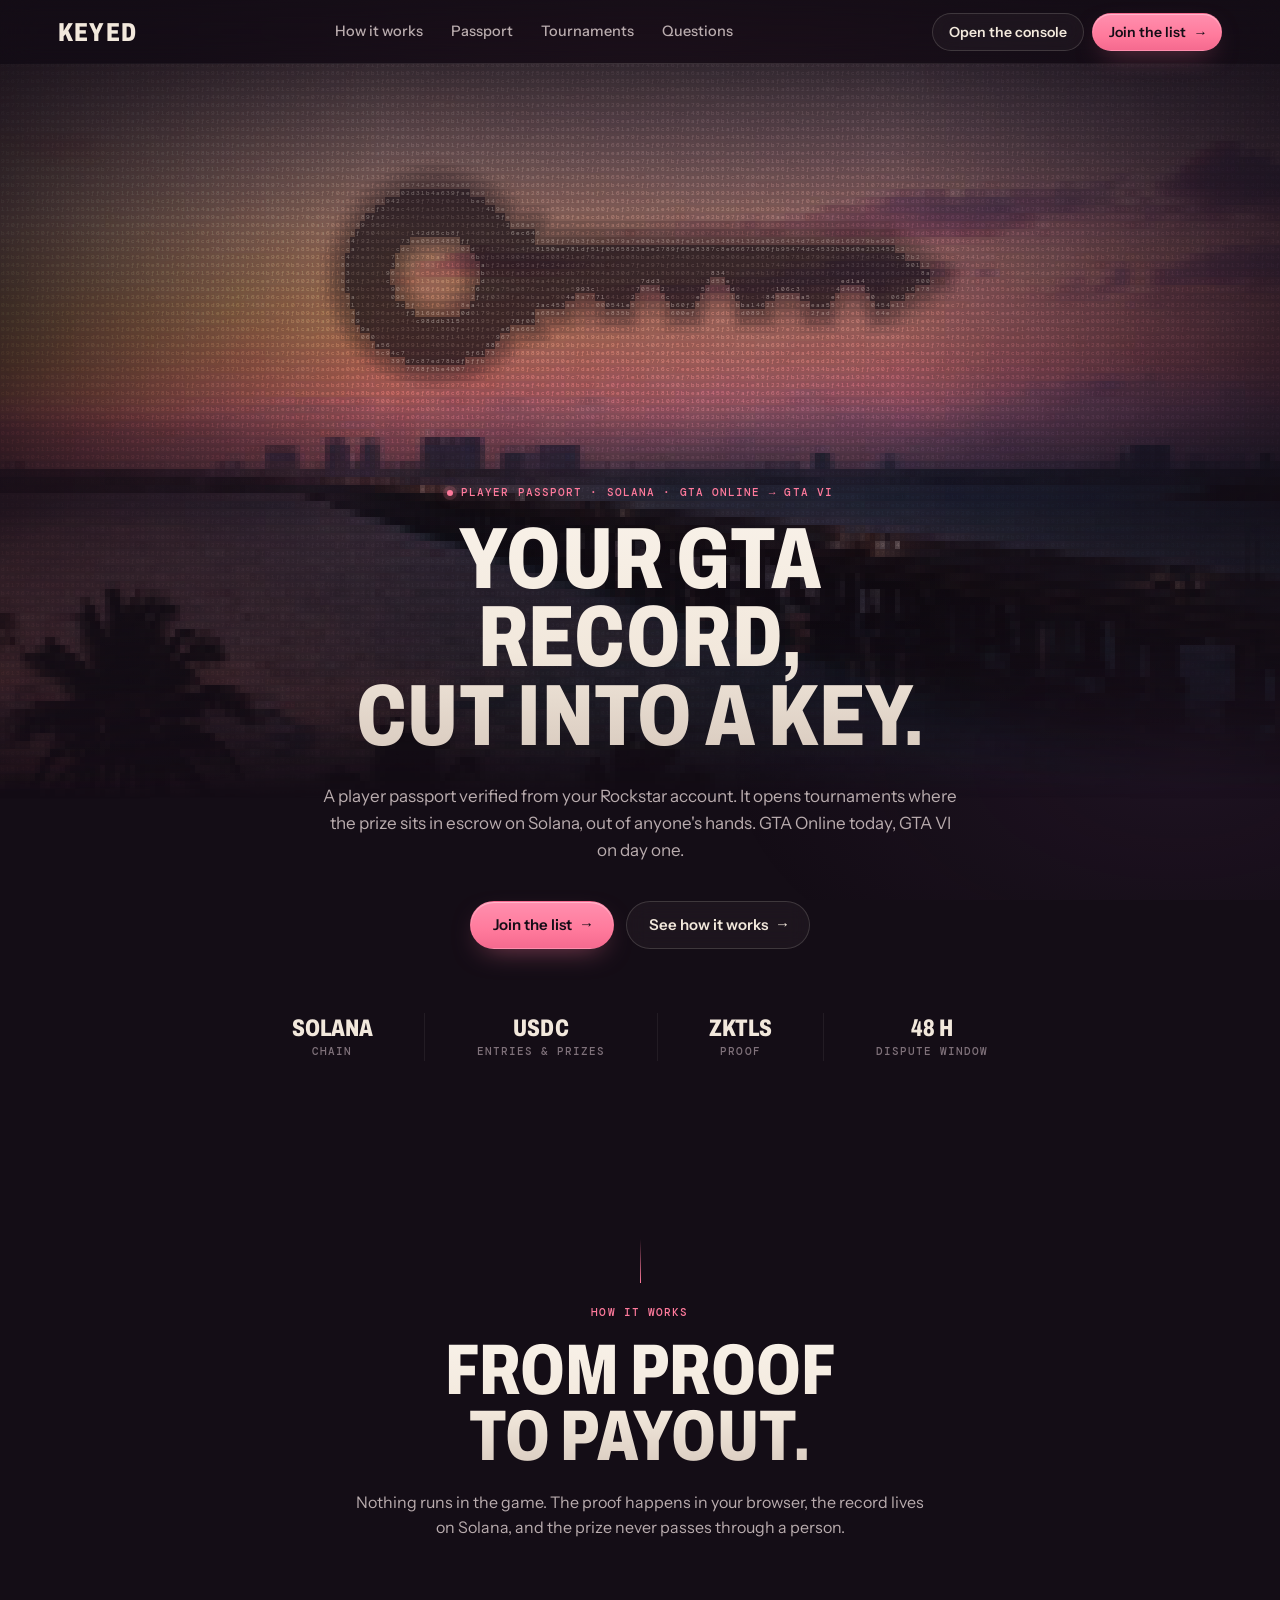
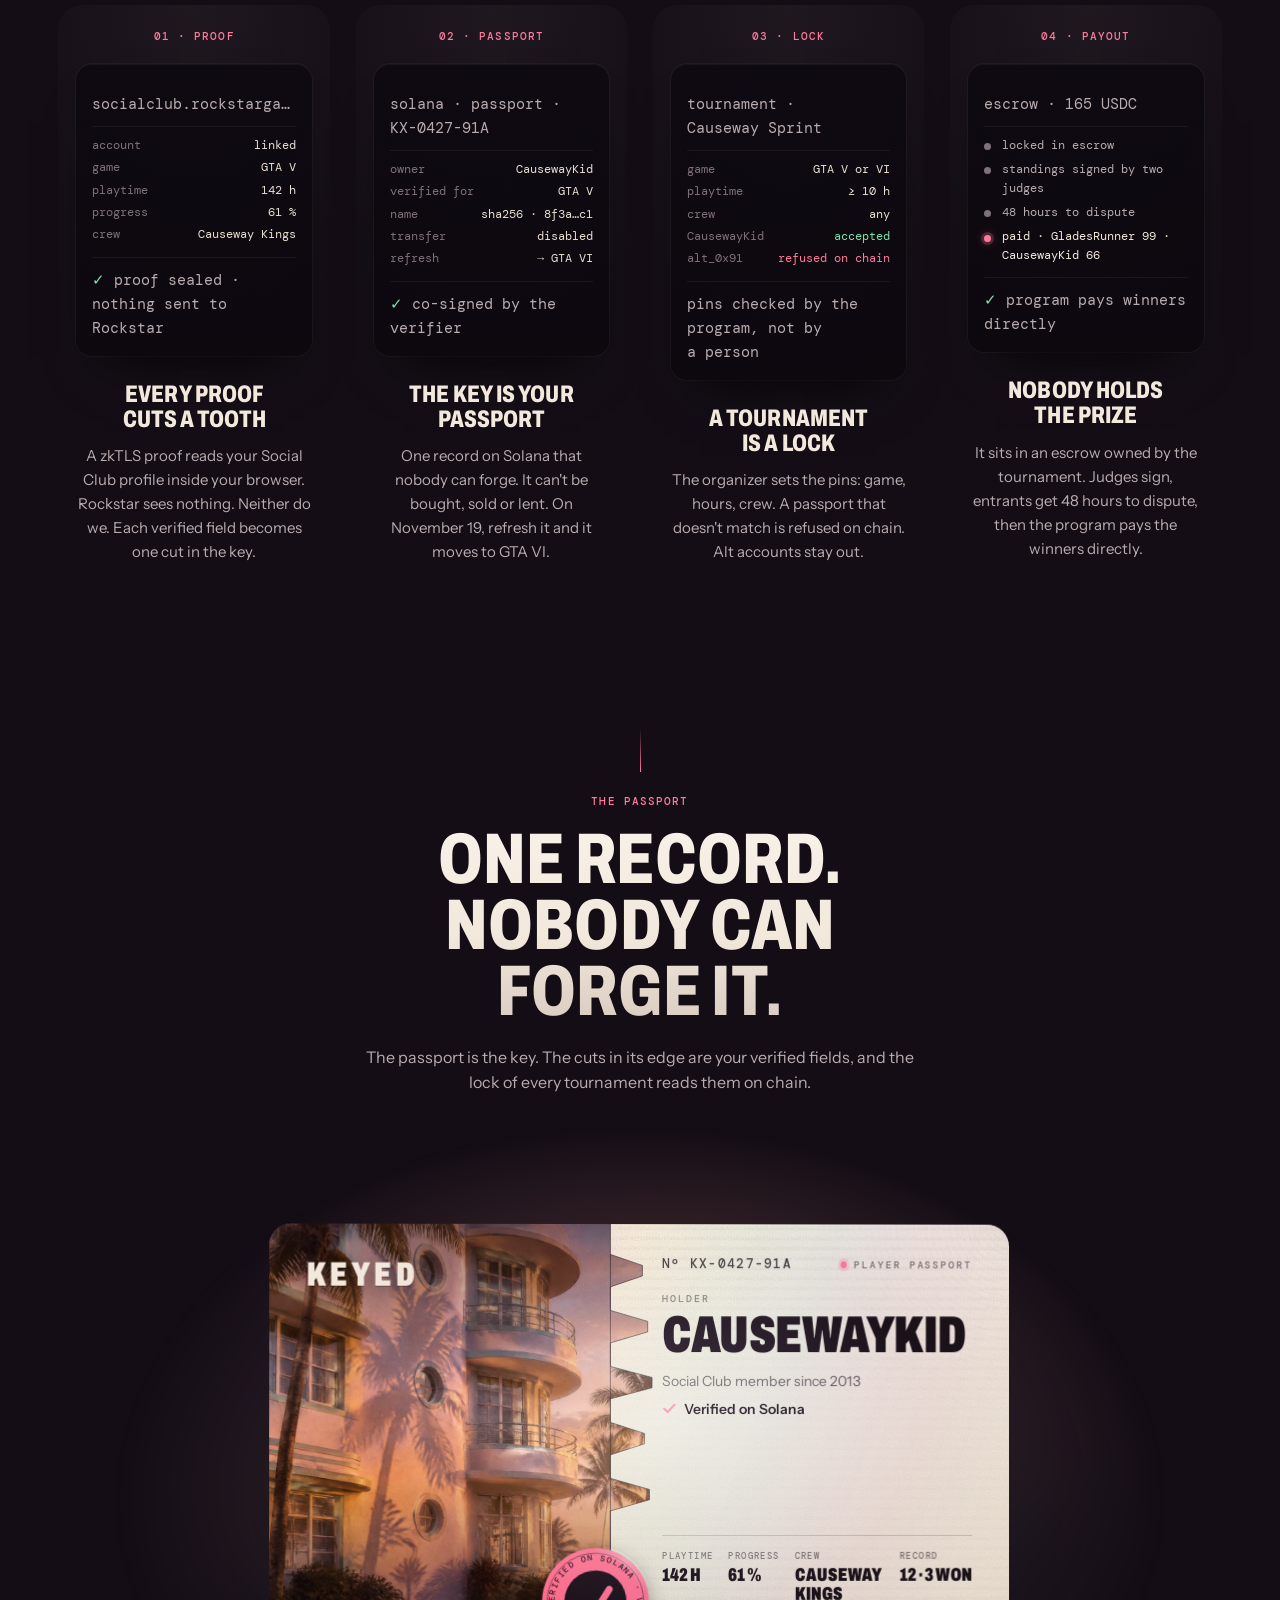
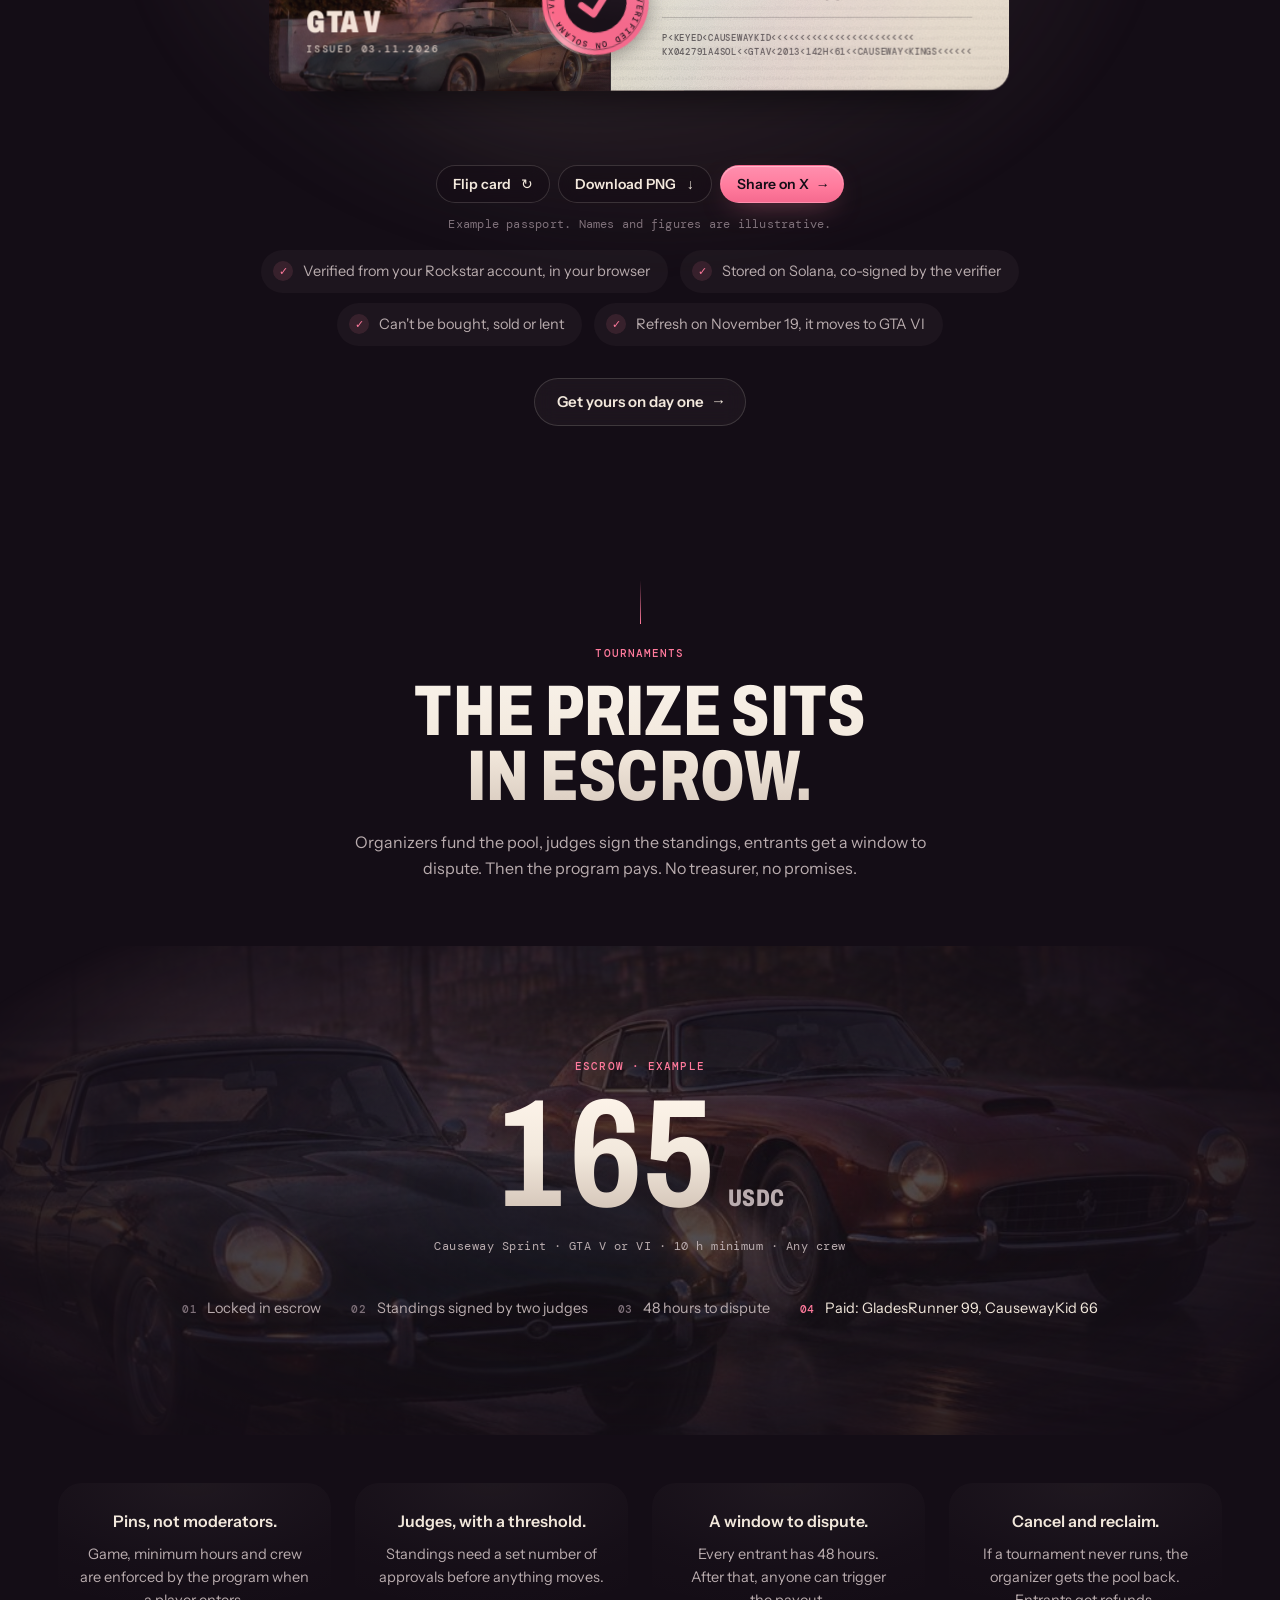
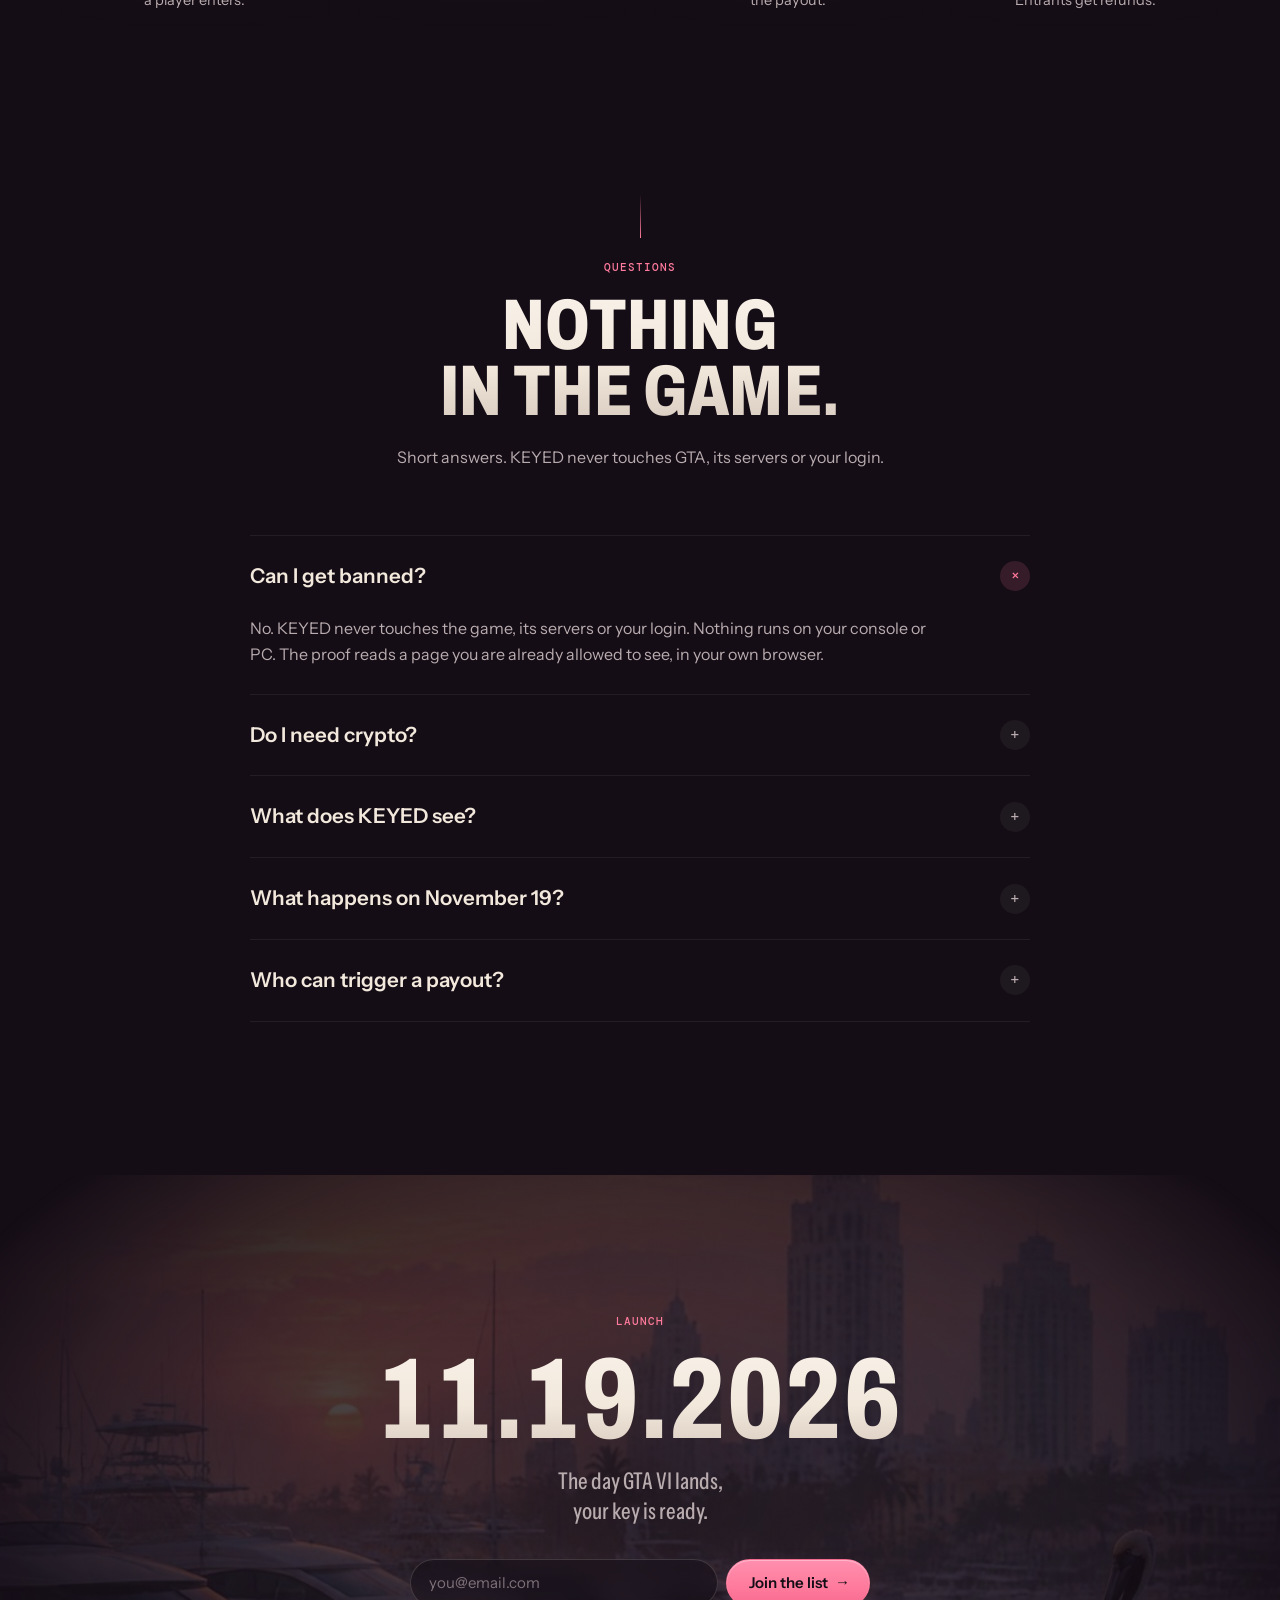
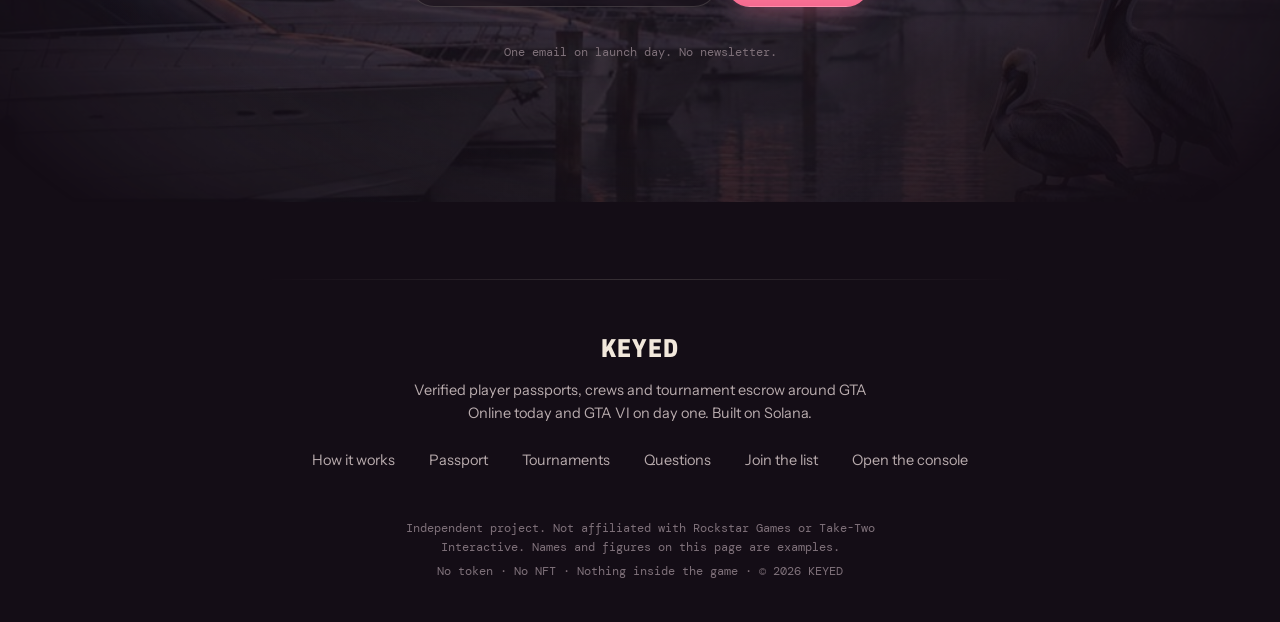
<file: index.html>
<!doctype html>
<html lang="en">
<head>
<meta charset="utf-8">
<meta name="viewport" content="width=device-width, initial-scale=1">
<title>KEYED — Verified player passports and escrowed tournaments for GTA</title>
<meta name="description" content="A player passport verified from your Rockstar account, and tournaments where the prize sits in escrow on Solana. GTA Online today, GTA VI on day one. No token, no NFT.">
<meta name="theme-color" content="#140d16">
<meta property="og:type" content="website">
<meta property="og:url" content="https://dwisok.github.io/keyed-web/">
<meta property="og:title" content="KEYED — Your GTA record, cut into a key">
<meta property="og:description" content="A player passport verified from your Rockstar account. Tournaments with the prize in escrow on Solana. GTA VI, day one. No token, no NFT.">
<meta property="og:image" content="https://dwisok.github.io/keyed-web/assets/passport-share.png">
<meta name="twitter:card" content="summary_large_image">
<meta name="twitter:image" content="https://dwisok.github.io/keyed-web/assets/passport-share.png">
<link rel="preconnect" href="https://fonts.googleapis.com">
<link rel="preconnect" href="https://fonts.gstatic.com" crossorigin>
<link href="https://fonts.googleapis.com/css2?family=Archivo:wdth,wght@62..100,400..900&family=Instrument+Sans:wght@400;500;600&family=DM+Mono:wght@400;500&display=swap" rel="stylesheet">
<link rel="stylesheet" href="styles.css">
</head>
<body>

<header class="top" id="top">
  <div class="wrap top__in">
    <a class="top__mark" href="#hero">KEYED</a>
    <nav class="top__nav" aria-label="Sections">
      <a href="#how">How it works</a>
      <a href="#passport">Passport</a>
      <a href="#tournaments">Tournaments</a>
      <a href="#questions">Questions</a>
    </nav>
    <div class="top__cta">
      <a class="btn btn--ghost btn--sm" id="appLink" href="http://localhost:5173/" rel="noopener">Open the console</a>
      <a class="btn btn--primary btn--sm top__join" href="#join">Join the list <span class="btn__arrow" aria-hidden="true">→</span></a>
    </div>
  </div>
</header>

<main>

  <!-- ====================== HERO: the key hangs above, the words sit below ====================== -->
  <section class="hero" id="hero">
    <canvas id="key" class="hero__key" aria-hidden="true"></canvas>
    <div class="hero__veil" aria-hidden="true"></div>

    <div class="wrap hero__in">
      <p class="eyebrow"><span class="dot" aria-hidden="true"></span>Player passport · Solana · GTA Online → GTA VI</p>
      <h1>Your GTA record,<br>cut into a key.</h1>
      <p class="lead">A player passport verified from your Rockstar account. It opens tournaments where the prize sits in escrow on Solana, out of anyone's hands. GTA Online today, GTA VI on day one.</p>
      <div class="hero__cta">
        <a class="btn btn--primary" href="#join">Join the list <span class="btn__arrow" aria-hidden="true">→</span></a>
        <a class="btn btn--ghost" href="#how">See how it works <span class="btn__arrow" aria-hidden="true">→</span></a>
      </div>
    </div>

    <ul class="wrap ticks" aria-label="Key facts">
      <li><b>Solana</b><span>chain</span></li>
      <li><b>USDC</b><span>entries &amp; prizes</span></li>
      <li><b>zkTLS</b><span>proof</span></li>
      <li><b>48 h</b><span>dispute window</span></li>
    </ul>
  </section>

  <!-- ====================== HOW IT WORKS ====================== -->
  <section class="wrap section" id="how">
    <header class="section__head">
      <p class="eyebrow">How it works</p>
      <h2>From proof<br>to payout.</h2>
      <p class="section__sub">Nothing runs in the game. The proof happens in your browser, the record lives on Solana, and the prize never passes through a person.</p>
    </header>

    <ol class="steps">
      <li class="step reveal">
        <span class="step__n">01 · Proof</span>
        <div class="screen">
          <p class="screen__path">socialclub.rockstargames.com</p>
          <dl class="screen__rows">
            <div><dt>account</dt><dd>linked</dd></div>
            <div><dt>game</dt><dd>GTA V</dd></div>
            <div><dt>playtime</dt><dd>142 h</dd></div>
            <div><dt>progress</dt><dd>61 %</dd></div>
            <div><dt>crew</dt><dd>Causeway Kings</dd></div>
          </dl>
          <p class="screen__foot"><span class="ok">✓</span> proof sealed · nothing sent to Rockstar</p>
        </div>
        <h3>Every proof cuts a tooth</h3>
        <p>A zkTLS proof reads your Social Club profile inside your browser. Rockstar sees nothing. Neither do we. Each verified field becomes one cut in the key.</p>
      </li>

      <li class="step reveal">
        <span class="step__n">02 · Passport</span>
        <div class="screen">
          <p class="screen__path">solana · passport · KX-0427-91A</p>
          <dl class="screen__rows">
            <div><dt>owner</dt><dd>CausewayKid</dd></div>
            <div><dt>verified for</dt><dd>GTA V</dd></div>
            <div><dt>name</dt><dd>sha256 · 8f3a…c1</dd></div>
            <div><dt>transfer</dt><dd>disabled</dd></div>
            <div><dt>refresh</dt><dd>→ GTA VI</dd></div>
          </dl>
          <p class="screen__foot"><span class="ok">✓</span> co-signed by the verifier</p>
        </div>
        <h3>The key is your passport</h3>
        <p>One record on Solana that nobody can forge. It can't be bought, sold or lent. On November 19, refresh it and it moves to GTA VI.</p>
      </li>

      <li class="step reveal">
        <span class="step__n">03 · Lock</span>
        <div class="screen">
          <p class="screen__path">tournament · Causeway Sprint</p>
          <dl class="screen__rows">
            <div><dt>game</dt><dd>GTA V or VI</dd></div>
            <div><dt>playtime</dt><dd>≥ 10 h</dd></div>
            <div><dt>crew</dt><dd>any</dd></div>
            <div><dt>CausewayKid</dt><dd class="ok">accepted</dd></div>
            <div><dt>alt_0x91</dt><dd class="no">refused on chain</dd></div>
          </dl>
          <p class="screen__foot">pins checked by the program, not by a person</p>
        </div>
        <h3>A tournament is a lock</h3>
        <p>The organizer sets the pins: game, hours, crew. A passport that doesn't match is refused on chain. Alt accounts stay out.</p>
      </li>

      <li class="step reveal">
        <span class="step__n">04 · Payout</span>
        <div class="screen">
          <p class="screen__path">escrow · 165 USDC</p>
          <ol class="screen__steps">
            <li class="is-done">locked in escrow</li>
            <li class="is-done">standings signed by two judges</li>
            <li class="is-done">48 hours to dispute</li>
            <li class="is-on">paid · GladesRunner 99 · CausewayKid 66</li>
          </ol>
          <p class="screen__foot"><span class="ok">✓</span> program pays winners directly</p>
        </div>
        <h3>Nobody holds the prize</h3>
        <p>It sits in an escrow owned by the tournament. Judges sign, entrants get 48 hours to dispute, then the program pays the winners directly.</p>
      </li>
    </ol>
  </section>

  <!-- ====================== PASSPORT ====================== -->
  <section class="section" id="passport">
    <header class="wrap section__head">
      <p class="eyebrow">The passport</p>
      <h2>One record.<br>Nobody can forge it.</h2>
      <p class="section__sub">The passport is the key. The cuts in its edge are your verified fields, and the lock of every tournament reads them on chain.</p>
    </header>

    <div class="plate reveal" id="plate">
      <div class="plate__glow" aria-hidden="true"></div>
      <div class="stage3d" id="stage3d">
          <div class="cardwrap" id="cardwrap">
            <span class="card__shadow" id="shadow" aria-hidden="true"></span>
            <article class="card" id="card" aria-label="Example player passport. Click to flip." tabindex="0">

              <!-- ============ FRONT ============ -->
              <div class="face face--front" id="front">
                <!-- the photograph: a Vice City print, with the key cut through it -->
                <div class="photo" aria-hidden="true">
                  <img src="assets/print/hotel.jpg" alt="" width="1045" height="1400">
                  <span class="photo__grain"></span>
                  <span class="photo__shade"></span>
                  <span class="photo__brand" data-text="KEYED">KEYED</span>
                  <span class="photo__foot"><b>GTA V</b><i>Issued 03.11.2026</i></span>
                </div>

                <!-- the paper: cut along the key's record -->
                <div class="paperwrap" aria-hidden="true"><div class="paper" id="paperFront">
                  <span class="layer layer--paper"></span>
                  <span class="layer layer--micro"></span>
                  <span class="layer layer--guilloche"></span>
                </div></div>
                <svg class="edge" id="edgeFront" aria-hidden="true" preserveAspectRatio="none"><path/></svg>

                <div class="print">
                  <header class="print__head">
                    <span class="print__no">Nº KX-0427-91A</span>
                    <span class="print__doc"><i></i>Player passport</span>
                  </header>
                  <div class="print__who">
                    <p class="print__label">Holder</p>
                    <p class="print__name">CausewayKid</p>
                    <p class="print__meta">Social Club member since 2013</p>
                    <p class="print__ok"><svg viewBox="0 0 16 16" aria-hidden="true"><path d="M2.5 8.5 6.2 12 13.5 4"/></svg>Verified on Solana</p>
                  </div>
                  <dl class="print__fields">
                    <div><dt>Playtime</dt><dd>142 h</dd></div>
                    <div><dt>Progress</dt><dd>61 %</dd></div>
                    <div><dt>Crew</dt><dd>Causeway Kings</dd></div>
                    <div><dt>Record</dt><dd>12 · 3 won</dd></div>
                  </dl>
                  <p class="print__mrz" aria-hidden="true"><span>P&lt;KEYED&lt;CAUSEWAYKID&lt;&lt;&lt;&lt;&lt;&lt;&lt;&lt;&lt;&lt;&lt;&lt;&lt;&lt;&lt;&lt;&lt;&lt;&lt;&lt;&lt;&lt;&lt;&lt;&lt;</span><span>KX042791A4SOL&lt;&lt;GTAV&lt;2013&lt;142H&lt;61&lt;&lt;CAUSEWAY&lt;KINGS&lt;&lt;&lt;&lt;&lt;&lt;&lt;8</span></p>
                </div>

                <span class="seal" aria-hidden="true">
                  <svg viewBox="0 0 100 100">
                    <defs><path id="sealring" d="M50 50 m-37 0 a37 37 0 1 1 74 0 a37 37 0 1 1 -74 0"/></defs>
                    <circle cx="50" cy="50" r="48" class="seal__disc"/>
                    <circle cx="50" cy="50" r="43.5" class="seal__ring"/>
                    <circle cx="50" cy="50" r="28" class="seal__core"/>
                    <text class="seal__text"><textPath href="#sealring" startOffset="0" textLength="232">VERIFIED ON SOLANA · VERIFIED ON SOLANA ·</textPath></text>
                    <path class="seal__check" d="M37 51.5 46.5 61 64 41"/>
                  </svg>
                </span>

                <span class="layer layer--vignette" aria-hidden="true"></span>
                <span class="layer layer--holo" aria-hidden="true"></span>
                <span class="layer layer--gloss" aria-hidden="true"></span>
                <span class="layer layer--sweep" aria-hidden="true"></span>
              </div>

              <!-- ============ BACK ============ -->
              <div class="face face--back" id="back">
                <div class="photo photo--back" aria-hidden="true">
                  <img src="assets/print/hotel.jpg" alt="" width="1045" height="1400">
                  <span class="photo__grain"></span>
                  <span class="photo__shade"></span>
                </div>
                <div class="paperwrap paperwrap--back" aria-hidden="true"><div class="paper paper--back" id="paperBack">
                  <span class="layer layer--microback"></span>
                </div></div>
                <svg class="edge edge--back" id="edgeBack" aria-hidden="true" preserveAspectRatio="none"><path/></svg>

                <div class="print print--back">
                  <header class="print__head">
                    <span class="back__brand">KEYED</span>
                    <span class="print__no">Nº KX-0427-91A</span>
                  </header>
                  <div class="back__record" aria-label="Record hash">
                    <p class="print__label">Record · sha256</p>
                    <pre class="back__hex" id="backHex"></pre>
                  </div>
                  <dl class="back__meta">
                    <div><dt>Network</dt><dd>Solana</dd></div>
                    <div><dt>Program</dt><dd>9rnK…zwTX</dd></div>
                    <div><dt>Proof</dt><dd>zkTLS · Social Club</dd></div>
                    <div><dt>Transfer</dt><dd>Disabled</dd></div>
                  </dl>
                  <p class="back__line">No token · No NFT · Nothing in the game</p>
                </div>
                <span class="layer layer--vignette" aria-hidden="true"></span>
                <span class="layer layer--holo layer--holo-back" aria-hidden="true"></span>
                <span class="layer layer--gloss" aria-hidden="true"></span>
              </div>

            </article>
          </div>
      </div>

      <div class="plate__bar">
        <div class="plate__actions">
          <button class="btn btn--ghost btn--sm" type="button" id="flipBtn">Flip card <span class="btn__arrow" aria-hidden="true">↻</span></button>
          <button class="btn btn--ghost btn--sm" type="button" id="dlBtn">Download PNG <span class="btn__arrow" aria-hidden="true">↓</span></button>
          <a class="btn btn--primary btn--sm" id="shareBtn" href="https://twitter.com/intent/tweet?text=My%20GTA%20record%2C%20cut%20into%20a%20key.%20KEYED%20player%20passport%2C%20verified%20on%20Solana.%20GTA%20VI%20day%20one.&amp;url=https%3A%2F%2Fdwisok.github.io%2Fkeyed-web%2F" target="_blank" rel="noopener">Share on X <span class="btn__arrow" aria-hidden="true">→</span></a>
        </div>
        <p class="plate__note">Example passport. Names and figures are illustrative.</p>
      </div>
    </div>

    <ul class="wrap checks reveal">
      <li>Verified from your Rockstar account, in your browser</li>
      <li>Stored on Solana, co-signed by the verifier</li>
      <li>Can't be bought, sold or lent</li>
      <li>Refresh on November 19, it moves to GTA VI</li>
    </ul>
    <p class="center reveal"><a class="btn btn--ghost" href="#join">Get yours on day one <span class="btn__arrow" aria-hidden="true">→</span></a></p>
  </section>

  <!-- ====================== TOURNAMENTS ====================== -->
  <section class="section" id="tournaments">
    <header class="wrap section__head">
      <p class="eyebrow">Tournaments</p>
      <h2>The prize sits<br>in escrow.</h2>
      <p class="section__sub">Organizers fund the pool, judges sign the standings, entrants get a window to dispute. Then the program pays. No treasurer, no promises.</p>
    </header>

    <div class="band reveal" id="vault" aria-label="Example tournament">
      <div class="band__photo" aria-hidden="true"><img src="assets/print/race.jpg" alt="" width="1045" height="1400" loading="lazy"></div>
      <div class="band__in">
        <p class="eyebrow">Escrow · example</p>
        <p class="vault__sum"><b id="sum">165</b> USDC</p>
        <p class="vault__name">Causeway Sprint · GTA V or VI · 10 h minimum · Any crew</p>
        <ol class="vault__steps">
          <li class="is-done"><span>01</span>Locked in escrow</li>
          <li class="is-done"><span>02</span>Standings signed by two judges</li>
          <li class="is-done"><span>03</span>48 hours to dispute</li>
          <li class="is-on"><span>04</span>Paid: GladesRunner 99, CausewayKid 66</li>
        </ol>
      </div>
    </div>

    <ul class="wrap points">
      <li class="reveal"><b>Pins, not moderators.</b>Game, minimum hours and crew are enforced by the program when a player enters.</li>
      <li class="reveal"><b>Judges, with a threshold.</b>Standings need a set number of approvals before anything moves.</li>
      <li class="reveal"><b>A window to dispute.</b>Every entrant has 48 hours. After that, anyone can trigger the payout.</li>
      <li class="reveal"><b>Cancel and reclaim.</b>If a tournament never runs, the organizer gets the pool back. Entrants get refunds.</li>
    </ul>
  </section>

  <!-- ====================== QUESTIONS ====================== -->
  <section class="wrap section" id="questions">
    <header class="section__head">
      <p class="eyebrow">Questions</p>
      <h2>Nothing<br>in the game.</h2>
      <p class="section__sub">Short answers. KEYED never touches GTA, its servers or your login.</p>
    </header>

    <div class="faq reveal">
      <details class="faq__item" open>
        <summary>Can I get banned?<span class="faq__plus" aria-hidden="true">+</span></summary>
        <p>No. KEYED never touches the game, its servers or your login. Nothing runs on your console or PC. The proof reads a page you are already allowed to see, in your own browser.</p>
      </details>
      <details class="faq__item">
        <summary>Do I need crypto?<span class="faq__plus" aria-hidden="true">+</span></summary>
        <p>No token, no NFT. You need a Solana wallet to sign, and USDC for entries and prizes. Phantom and Solflare both work.</p>
      </details>
      <details class="faq__item">
        <summary>What does KEYED see?<span class="faq__plus" aria-hidden="true">+</span></summary>
        <p>Only what a tournament needs: the game, your playtime, your progress and your crew. Your Social Club name is stored as a hash, never in clear.</p>
      </details>
      <details class="faq__item">
        <summary>What happens on November 19?<span class="faq__plus" aria-hidden="true">+</span></summary>
        <p>GTA VI launches. Refresh your passport and it records that its stats were verified against GTA VI. Tournaments can require either game, or both.</p>
      </details>
      <details class="faq__item">
        <summary>Who can trigger a payout?<span class="faq__plus" aria-hidden="true">+</span></summary>
        <p>Anyone, once the judges' approvals are in and the dispute window has closed. The program checks both and pays the winners directly from escrow.</p>
      </details>
    </div>
  </section>

  <!-- ====================== JOIN ====================== -->
  <section class="section join-section" id="join">
    <div class="join-box reveal">
      <div class="wrap join-box__in">
        <p class="eyebrow">Launch</p>
        <p class="date" aria-label="November 19, 2026">11.19.2026</p>
        <h2 class="join-box__title">The day GTA VI lands, <span id="days">your key</span> is ready.</h2>
        <form class="join" id="form" novalidate>
          <label for="email">Email address</label>
          <input id="email" name="email" type="email" autocomplete="email" placeholder="you@email.com" required>
          <button class="btn btn--primary" type="submit">Join the list <span class="btn__arrow" aria-hidden="true">→</span></button>
        </form>
        <p class="join__msg" id="msg" role="status"></p>
        <p class="join__hint">One email on launch day. No newsletter.</p>
      </div>
    </div>
  </section>

</main>

<footer class="foot">
  <div class="wrap foot__in">
    <span class="top__mark">KEYED</span>
    <p class="foot__tag">Verified player passports, crews and tournament escrow around GTA Online today and GTA VI on day one. Built on Solana.</p>
    <nav class="foot__nav" aria-label="Footer">
      <a href="#how">How it works</a>
      <a href="#passport">Passport</a>
      <a href="#tournaments">Tournaments</a>
      <a href="#questions">Questions</a>
      <a href="#join">Join the list</a>
      <a href="http://localhost:5173/" data-app-link rel="noopener">Open the console</a>
      <a id="xLink" href="https://x.com/" rel="noopener" target="_blank" hidden>Follow on X</a>
    </nav>
    <div class="foot__legal">
      <p class="legal">Independent project. Not affiliated with Rockstar Games or Take-Two Interactive. Names and figures on this page are examples.</p>
      <p class="legal">No token · No NFT · Nothing inside the game · © 2026 KEYED</p>
    </div>
  </div>
</footer>

<script src="config.js"></script>
<script src="key.js"></script>
<script src="card.js"></script>
<script src="main.js"></script>
</body>
</html>
</file>
<file: styles.css>
/* KEYED landing — a centred, long-scroll page. Everything sits on one axis; the blocks have no
   borders and melt into the plum. Type: Archivo (condensed, uppercase) for display,
   Instrument Sans for text, DM Mono for labels. */

:root {
  --bg: #140d16;
  --panel: #1a1119;
  --panel-2: #211724;
  --line: rgba(242, 232, 220, 0.07);
  --line-strong: rgba(242, 232, 220, 0.16);
  --ink: #f2e8dc;
  --fog: #b9acae;
  --smoke: #7f717a;
  --accent: #ff7a9c;
  --accent-ink: #140d16;
  --ok: #7fe3b0;
  --stock: #f2e8dc;
  --print: #140d16;
  --print-soft: #5d5058;

  --display: "Archivo", "Arial Narrow", "Helvetica Neue", sans-serif;
  --text: "Instrument Sans", system-ui, -apple-system, sans-serif;
  --mono: "DM Mono", ui-monospace, "SF Mono", Menlo, monospace;

  --wrap: 1240px;
  --gutter: clamp(16px, 3vw, 40px);
  --r: 10px;
  --r-lg: 16px;
  --r-xl: 24px;
  --card-w: 680px;
  --card-h: 429px;
  --card-r: 20px;
  --card-pad: 10px;
  --ease: cubic-bezier(0.2, 0.7, 0.15, 1);
  --ease-soft: cubic-bezier(0.33, 1, 0.68, 1);
  /* a block that melts into the page: a breath of light at the top, nothing at the edges */
  --melt: radial-gradient(120% 100% at 50% 0%, rgba(242, 232, 220, 0.05), rgba(242, 232, 220, 0.012) 55%, rgba(242, 232, 220, 0) 100%);
}

*, *::before, *::after { box-sizing: border-box; }
html { background: var(--bg); color: var(--ink); -webkit-text-size-adjust: 100%; scroll-behavior: smooth; scrollbar-color: var(--line-strong) var(--bg); scrollbar-width: thin; }
body { margin: 0; font: 400 16px / 1.6 var(--text); -webkit-font-smoothing: antialiased; text-rendering: optimizeLegibility; overflow-x: hidden; }
body::before {
  content: ""; position: fixed; inset: 0; z-index: -1; pointer-events: none;
  background:
    radial-gradient(60% 50% at 50% 0%, rgba(255, 122, 156, 0.07), rgba(255, 122, 156, 0) 70%),
    radial-gradient(50% 40% at 8% 60%, rgba(120, 80, 140, 0.12), rgba(120, 80, 140, 0) 70%),
    radial-gradient(50% 40% at 92% 85%, rgba(90, 50, 100, 0.14), rgba(90, 50, 100, 0) 70%);
}
h1, h2, h3, p, ul, ol, dl, dd, figure { margin: 0; padding: 0; }
ul, ol { list-style: none; }
img, svg, canvas { display: block; }
a { color: inherit; text-decoration: none; }
::selection { background: var(--accent); color: var(--accent-ink); }
input { caret-color: var(--accent); }
:focus-visible { outline: 2px solid var(--accent); outline-offset: 3px; border-radius: 6px; }
[id] { scroll-margin-top: 84px; }

.wrap { width: 100%; max-width: var(--wrap); margin: 0 auto; padding-left: var(--gutter); padding-right: var(--gutter); }
.center { text-align: center; }

/* ---------- type ---------- */
h1, h2, h3, .top__mark, .date, .ticks b, .vault__sum {
  font-family: var(--display);
  font-stretch: 74%;
  font-weight: 800;
  text-transform: uppercase;
  line-height: 0.92;
  letter-spacing: 0.004em;
}
h1 { font-size: clamp(52px, 6.8vw, 98px); line-height: 0.9; text-wrap: balance; }
h2 { font-size: clamp(40px, 5.6vw, 78px); line-height: 0.92; text-wrap: balance; }
h3 { font-size: 24px; line-height: 1.05; }
h1, h2, .date { color: transparent; background: linear-gradient(180deg, #f8f1e8 0%, var(--ink) 55%, #d9cbbf 100%); -webkit-background-clip: text; background-clip: text; }
.lead { font-size: clamp(17px, 1.3vw, 20px); color: var(--fog); max-width: 58ch; text-wrap: pretty; }
.section__sub { font-size: clamp(16px, 1.15vw, 18px); color: var(--fog); max-width: 52ch; text-wrap: pretty; }

.eyebrow {
  font: 500 11px / 1 var(--mono);
  text-transform: uppercase;
  letter-spacing: 0.1em;
  color: var(--accent);
  display: inline-flex; align-items: center; gap: 8px;
}
.eyebrow .dot { width: 6px; height: 6px; border-radius: 50%; background: var(--accent); box-shadow: 0 0 0 4px rgba(255, 122, 156, 0.16), 0 0 14px rgba(255, 122, 156, 0.45); }

/* ---------- buttons ---------- */
.btn {
  display: inline-flex; align-items: center; gap: 10px; height: 48px; padding: 0 22px;
  border-radius: 999px; border: 1px solid transparent;
  font: 600 15px / 1 var(--text); white-space: nowrap; cursor: pointer;
  transition: background-color 0.35s var(--ease-soft), border-color 0.35s var(--ease-soft), color 0.35s var(--ease-soft), transform 0.45s var(--ease), box-shadow 0.45s var(--ease);
}
.btn:hover { transform: translateY(-1px); }
.btn__arrow { font-family: var(--mono); font-weight: 400; transition: transform 0.45s var(--ease); }
.btn:hover .btn__arrow { transform: translateX(3px); }
.btn--primary { background: linear-gradient(180deg, #ff8fae, var(--accent) 60%, #f56a8f); color: var(--accent-ink); border-color: transparent; box-shadow: 0 10px 28px -12px rgba(255, 122, 156, 0.55), inset 0 1px 0 rgba(255, 255, 255, 0.35); }
.btn--primary:hover { box-shadow: 0 14px 34px -12px rgba(255, 122, 156, 0.7), inset 0 1px 0 rgba(255, 255, 255, 0.45); }
.btn--ghost { background: rgba(242, 232, 220, 0.04); color: var(--ink); border-color: var(--line-strong); -webkit-backdrop-filter: blur(10px); backdrop-filter: blur(10px); }
.btn--ghost:hover { border-color: rgba(242, 232, 220, 0.32); background: rgba(242, 232, 220, 0.08); }
.btn--sm { height: 38px; padding: 0 16px; font-size: 14px; }
.btn:disabled { opacity: 0.6; cursor: progress; }

/* ---------- header ---------- */
.top {
  position: sticky; top: 0; z-index: 50;
  background: linear-gradient(180deg, rgba(20, 13, 22, 0.8), rgba(20, 13, 22, 0.55));
  -webkit-backdrop-filter: blur(18px) saturate(1.2); backdrop-filter: blur(18px) saturate(1.2);
}
.top::after { content: ""; position: absolute; left: 0; right: 0; bottom: 0; height: 1px; background: linear-gradient(90deg, transparent, var(--line-strong), transparent); }
.top__in { display: flex; align-items: center; justify-content: space-between; gap: 24px; height: 64px; }
.top__mark { font-size: 26px; letter-spacing: 0.04em; line-height: 1; }
.top__nav { display: flex; align-items: center; gap: 4px; }
.top__nav a { padding: 8px 12px; border-radius: 999px; font-size: 14.5px; font-weight: 500; color: var(--fog); transition: color 0.35s var(--ease-soft), background-color 0.35s var(--ease-soft); }
.top__nav a:hover { color: var(--ink); background: rgba(242, 232, 220, 0.05); }
.top__cta { display: flex; gap: 8px; align-items: center; }

/* ---------- hero: the key hangs above, the words sit below, all on the centre line ---------- */
.hero { position: relative; overflow: hidden; min-height: calc(100svh - 64px); display: flex; flex-direction: column; justify-content: flex-end; align-items: center; text-align: center; }
.hero__key {
  position: absolute; inset: 0; width: 100%; height: 100%; opacity: 0; filter: blur(0.5px) saturate(0.92); transition: opacity 2.4s var(--ease-soft);
  /* the picture dissolves into the page itself, so there is no edge where the hero ends */
  -webkit-mask-image: linear-gradient(180deg, #000 34%, rgba(0, 0, 0, 0.5) 54%, transparent 72%); mask-image: linear-gradient(180deg, #000 34%, rgba(0, 0, 0, 0.5) 54%, transparent 72%);
}
.has-key .hero__key { opacity: 1; }
.hero__veil {
  position: absolute; inset: 0; pointer-events: none;
  -webkit-mask-image: linear-gradient(180deg, #000 44%, transparent 72%); mask-image: linear-gradient(180deg, #000 44%, transparent 72%);
  background:
    linear-gradient(90deg, rgba(20, 13, 22, 0.75) 0%, rgba(20, 13, 22, 0.1) 30%, rgba(20, 13, 22, 0.1) 70%, rgba(20, 13, 22, 0.75) 100%),
    linear-gradient(180deg, rgba(20, 13, 22, 0.8) 0%, rgba(20, 13, 22, 0.3) 16%, rgba(20, 13, 22, 0.12) 34%, rgba(20, 13, 22, 0.6) 54%, rgba(20, 13, 22, 0) 72%);
}
.hero__in { position: relative; z-index: 1; display: flex; flex-direction: column; align-items: center; padding-top: 47svh; padding-bottom: 8px; }
.hero__in > * + * { margin-top: 28px; }
.hero__in h1 { margin-top: 22px; max-width: 14ch; }
.hero__cta { display: flex; flex-wrap: wrap; justify-content: center; gap: 12px; margin-top: 36px; }

/* four quiet facts under the hero, divided by hairlines, no boxes */
.ticks { position: relative; z-index: 1; display: flex; justify-content: center; flex-wrap: wrap; padding: 56px 0 24px; }
.ticks li { padding: 4px clamp(20px, 4vw, 52px); text-align: center; display: grid; gap: 8px; }
.ticks li + li { border-left: 1px solid var(--line); }
.ticks b { font-size: 24px; }
.ticks span { font: 500 10.5px / 1 var(--mono); text-transform: uppercase; letter-spacing: 0.1em; color: var(--smoke); }

/* ---------- sections ---------- */
.section { padding-top: clamp(96px, 12vw, 180px); }
.section__head { display: grid; justify-items: center; text-align: center; gap: 20px; margin-bottom: clamp(40px, 5vw, 68px); }
.section__head::before { content: ""; width: 1px; height: 44px; margin-bottom: 4px; background: linear-gradient(180deg, rgba(255, 122, 156, 0), var(--accent)); }
.section__head h2 { max-width: 16ch; }

/* ---------- steps: four columns that fade out of the plum ---------- */
.steps { display: grid; grid-template-columns: repeat(4, minmax(0, 1fr)); gap: clamp(14px, 2vw, 28px); }
@supports (grid-template-rows: subgrid) {
  .step { display: grid; grid-row: span 4; grid-template-rows: subgrid; justify-items: center; align-content: start; }
  .step > * { margin-top: 0; }
  .step .screen { margin-top: 22px; }
  .step h3 { margin-top: 26px; }
  .step p { margin-top: 12px; }
}
.step {
  display: flex; flex-direction: column; align-items: center; text-align: center;
  padding: 26px 18px 10px; border-radius: var(--r-xl); background: var(--melt);
  transition: transform 0.7s var(--ease);
}
.step:hover { transform: translateY(-4px); }
.step__n { font: 500 11px / 1 var(--mono); text-transform: uppercase; letter-spacing: 0.1em; color: var(--accent); }
.step h3 { margin-top: 26px; max-width: 14ch; }
.step p { margin-top: 12px; font-size: 15px; color: var(--fog); max-width: 32ch; text-wrap: pretty; }

.screen {
  width: 100%; max-width: 320px; margin: 22px auto 0; aspect-ratio: 1;
  display: flex; flex-direction: column; text-align: left;
  padding: 16px; border-radius: 16px; background: linear-gradient(180deg, rgba(14, 9, 16, 0.9), rgba(12, 8, 14, 0.9));
  font: 400 11.5px / 1.6 var(--mono); color: #e9dfd2;
  box-shadow: 0 30px 50px -28px rgba(0, 0, 0, 0.8), inset 0 1px 0 rgba(255, 255, 255, 0.04), 0 0 0 1px rgba(242, 232, 220, 0.04);
}
.screen__path { color: var(--smoke); padding-bottom: 10px; border-bottom: 1px solid rgba(242, 232, 220, 0.06); white-space: nowrap; overflow: hidden; text-overflow: ellipsis; }
.screen__rows { margin-top: 10px; display: grid; gap: 4px; }
.screen__rows div { display: flex; justify-content: space-between; gap: 12px; }
.screen__rows dt { color: var(--smoke); }
.screen__rows dd { text-align: right; white-space: nowrap; }
.screen__foot { margin-top: auto; padding-top: 10px; border-top: 1px solid rgba(242, 232, 220, 0.06); color: var(--smoke); font-size: 10.5px; }
.screen .ok { color: var(--ok); }
.screen .no { color: var(--accent); }
.screen__steps { margin-top: 10px; display: grid; gap: 6px; }
.screen__steps li { position: relative; padding-left: 18px; color: var(--smoke); }
.screen__steps li::before { content: ""; position: absolute; left: 0; top: 0.55em; width: 7px; height: 7px; border-radius: 50%; background: #332636; }
.screen__steps .is-done { color: #b9acae; }
.screen__steps .is-done::before { background: var(--smoke); }
.screen__steps .is-on { color: var(--ink); }
.screen__steps .is-on::before { background: var(--accent); box-shadow: 0 0 0 3px rgba(255, 122, 156, 0.2), 0 0 10px rgba(255, 122, 156, 0.5); }

/* ---------- passport: the card floats on a glow, no frame ---------- */
.checks { display: flex; flex-wrap: wrap; justify-content: center; gap: 10px 12px; margin: 8px auto 32px; max-width: 980px; }
.checks li {
  display: inline-flex; align-items: center; gap: 10px; padding: 10px 18px 10px 12px; border-radius: 999px;
  background: rgba(242, 232, 220, 0.04); color: var(--fog); font-size: 14.5px;
}
.checks li::before {
  content: "✓"; width: 20px; height: 20px; display: grid; place-items: center; border-radius: 50%;
  background: rgba(255, 122, 156, 0.12); font: 500 11px / 1 var(--mono); color: var(--accent);
}

/* ---------- the passport card: a photograph cut by the key ----------
   Left (or top, on phones): a Vice City print. Right: cream paper that overlaps the print and is
   clipped along the key's record, so the verified fields are literally the cuts in the edge.
   Sizes are container-relative (cqw/cqh of the face) so one layout serves the page and the PNG. */
.plate {
  position: relative; isolation: isolate; overflow: hidden;
  padding: clamp(20px, 3vw, 36px) clamp(16px, 3vw, 36px); border: 1px solid var(--line); border-radius: var(--r-xl);
  background: #110a13; display: grid; gap: 18px; box-shadow: var(--shadow);
}
.plate::before {
  content: ""; position: absolute; inset: -40px; z-index: -2;
  background: url("assets/print/aerial.jpg") center / cover no-repeat;
  filter: blur(34px) saturate(1.1); opacity: 0.36;
}
.plate::after { content: ""; position: absolute; inset: 0; z-index: -1; background: linear-gradient(180deg, rgba(17, 10, 19, 0.55), rgba(17, 10, 19, 0.92)); }
.plate__glow {
  position: absolute; inset: 0; z-index: 0; pointer-events: none;
  background:
    radial-gradient(55% 45% at 50% 40%, rgba(255, 122, 156, 0.18), rgba(255, 122, 156, 0) 70%),
    radial-gradient(70% 28% at 50% 100%, rgba(242, 232, 220, 0.12), rgba(242, 232, 220, 0) 70%);
}
.stage3d { position: relative; z-index: 1; perspective: 1500px; display: grid; place-items: center; padding: clamp(16px, 3vw, 36px) 0 clamp(28px, 4vw, 48px); touch-action: pan-y; }
.cardwrap {
  position: relative; width: var(--card-w); height: var(--card-h); max-width: 100%;
  transform-style: preserve-3d; transform: rotateX(var(--rx, 0deg)) rotateY(var(--ry, 0deg));
  will-change: transform;
}
.card__shadow {
  position: absolute; inset: 0; border-radius: var(--card-r); background: #000; opacity: 0.62; filter: blur(24px);
  transform: translateZ(-90px) translate(var(--sx, 0px), var(--sy, 28px)) scale(0.95);
}
.card { position: absolute; inset: 0; transform-style: preserve-3d; transition: transform 1s cubic-bezier(0.2, 0.7, 0.15, 1); cursor: pointer; outline: none; }
.card.is-flipped { transform: rotateY(180deg); }
.card.is-intro { animation: card-in 1.6s cubic-bezier(0.2, 0.7, 0.15, 1) both; }
@keyframes card-in { from { transform: rotateY(-200deg) translateY(40px) translateZ(-120px); opacity: 0; } 40% { opacity: 1; } to { transform: rotateY(0deg) translateY(0) translateZ(0); opacity: 1; } }
.card:focus-visible .face--front { outline: 2px solid var(--accent); outline-offset: -2px; }
.face { position: absolute; inset: 0; border-radius: var(--card-r); backface-visibility: hidden; -webkit-backface-visibility: hidden; container-type: size; overflow: hidden; transform: translateZ(0); background: #1a1119; }
.face--front { color: var(--print); box-shadow: inset 0 1px 0 rgba(255, 255, 255, 0.5), inset 0 0 0 1px rgba(20, 13, 22, 0.35); }
.face--back { transform: rotateY(180deg) translateZ(0); color: var(--ink); background: #150e18; box-shadow: inset 0 1px 0 rgba(242, 232, 220, 0.12), inset 0 0 0 1px rgba(242, 232, 220, 0.08); }
.layer { position: absolute; inset: 0; pointer-events: none; }

/* the photograph */
.photo { position: absolute; inset: 0 auto 0 0; width: 56cqw; overflow: hidden; background: #1a1119; }
.photo img {
  position: absolute; inset: -3% -4%; width: 108%; height: 106%; object-fit: cover; object-position: 48% 42%;
  filter: saturate(0.86) contrast(1.06) brightness(0.98);
  transform: translate(calc((var(--mx, 50) - 50) * -0.06cqw), calc((var(--my, 50) - 50) * -0.04cqw));
}
.photo__grain {
  position: absolute; inset: 0; opacity: 0.5; mix-blend-mode: overlay;
  background-image: url("data:image/svg+xml,%3Csvg xmlns='http://www.w3.org/2000/svg' width='220' height='220'%3E%3Cfilter id='n'%3E%3CfeTurbulence type='fractalNoise' baseFrequency='0.9' numOctaves='2' stitchTiles='stitch'/%3E%3CfeColorMatrix values='0 0 0 0 0.5 0 0 0 0 0.5 0 0 0 0 0.5 0 0 0 0.55 0'/%3E%3C/filter%3E%3Crect width='100%25' height='100%25' filter='url(%23n)'/%3E%3C/svg%3E");
}
.photo__shade {
  position: absolute; inset: 0;
  background:
    linear-gradient(180deg, rgba(20, 13, 22, 0.42), rgba(20, 13, 22, 0) 32%),
    linear-gradient(0deg, rgba(20, 13, 22, 0.62), rgba(20, 13, 22, 0) 46%),
    radial-gradient(120% 90% at 50% 50%, rgba(20, 13, 22, 0) 55%, rgba(20, 13, 22, 0.3) 100%);
}
.photo__brand {
  position: absolute; left: 5cqw; top: 4.6cqw; font: 900 4.6cqw / 1 var(--display); font-stretch: 70%; letter-spacing: 0.1em; text-transform: uppercase; color: var(--ink);
  text-shadow: 0 1px 0 rgba(20, 13, 22, 0.3), 0 6px 18px rgba(20, 13, 22, 0.35);
}
.photo__foot { position: absolute; left: 5cqw; bottom: 5cqw; display: grid; gap: 0.8cqw; color: var(--ink); }
.photo__foot b { font: 900 4.2cqw / 1 var(--display); font-stretch: 70%; text-transform: uppercase; letter-spacing: 0.02em; }
.photo__foot i { font: 500 1.35cqw / 1 var(--mono); letter-spacing: 0.18em; text-transform: uppercase; font-style: normal; opacity: 0.82; }

/* the paper, cut along the record. The wrapper carries the shadow so it follows the clipped edge. */
.paperwrap { position: absolute; inset: 0 0 0 40cqw; filter: drop-shadow(calc(-0.9cqw + var(--ry, 0deg) / 40deg * -1cqw) 0 1.6cqw rgba(20, 13, 22, 0.55)); }
.paper { position: absolute; inset: 0; background: linear-gradient(160deg, #fbf4e9 0%, #f3e9db 48%, #ead f0 100%); background: linear-gradient(160deg, #fbf4e9 0%, #f3e9db 48%, #eadfcf 100%); }
.paper--back { background: linear-gradient(160deg, #241a28 0%, #19111c 55%, #140d16 100%); }
.paperwrap--back { inset: 0 36cqw 0 0; filter: drop-shadow(calc(0.9cqw + var(--ry, 0deg) / 40deg * 1cqw) 0 1.6cqw rgba(0, 0, 0, 0.6)); }
.edge { position: absolute; inset: 0; width: 100%; height: 100%; pointer-events: none; }
.edge path { fill: none; stroke: rgba(20, 13, 22, 0.55); stroke-width: 1; vector-effect: non-scaling-stroke; }
.edge--back path { stroke: rgba(242, 232, 220, 0.22); }

/* materials on the paper */
.layer--paper {
  opacity: 0.6; mix-blend-mode: multiply;
  background-image: url("data:image/svg+xml,%3Csvg xmlns='http://www.w3.org/2000/svg' width='260' height='260'%3E%3Cfilter id='n'%3E%3CfeTurbulence type='fractalNoise' baseFrequency='0.85' numOctaves='3' stitchTiles='stitch'/%3E%3CfeColorMatrix values='0 0 0 0 0.08 0 0 0 0 0.05 0 0 0 0 0.09 0 0 0 0.16 0'/%3E%3C/filter%3E%3Crect width='100%25' height='100%25' filter='url(%23n)'/%3E%3C/svg%3E");
}
.layer--guilloche {
  opacity: 0.32; mix-blend-mode: multiply;
  background: repeating-radial-gradient(circle at 100% 0%, rgba(20, 13, 22, 0) 0 5px, rgba(20, 13, 22, 0.08) 5px 6px);
  -webkit-mask-image: radial-gradient(70% 70% at 100% 0%, #000, transparent 70%); mask-image: radial-gradient(70% 70% at 100% 0%, #000, transparent 70%);
}
.layer--micro { background: var(--micro-front) 0 0 / 240px auto repeat; opacity: 0.16; mix-blend-mode: multiply; -webkit-mask-image: linear-gradient(180deg, #000, rgba(0,0,0,0.3) 40%, rgba(0,0,0,0.3) 60%, #000); mask-image: linear-gradient(180deg, #000, rgba(0,0,0,0.3) 40%, rgba(0,0,0,0.3) 60%, #000); }
.layer--microback { background: var(--micro-back) 0 0 / 240px auto repeat; opacity: 0.7; }
.layer--holo {
  opacity: 0.7; mix-blend-mode: multiply;
  background: linear-gradient(calc(108deg + var(--ry, 0deg) * 1.6),
    rgba(255, 255, 255, 0) 36%, rgba(255, 107, 143, 0.12) 43%, rgba(255, 211, 107, 0.11) 47%, rgba(127, 227, 176, 0.11) 51%,
    rgba(107, 184, 255, 0.12) 55%, rgba(196, 139, 255, 0.11) 59%, rgba(255, 255, 255, 0) 66%);
  background-size: 260% 260%; background-position: calc(var(--mx, 50) * 1%) calc(var(--my, 50) * 1%);
}
.layer--holo-back { mix-blend-mode: screen; opacity: 0.4; }
.layer--gloss { mix-blend-mode: soft-light; background: radial-gradient(58% 70% at calc(var(--mx, 50) * 1%) calc(var(--my, 40) * 1%), rgba(255, 255, 255, 0.9), rgba(255, 255, 255, 0) 62%); }
.face--back .layer--gloss { mix-blend-mode: screen; opacity: 0.3; }
.layer--sweep {
  mix-blend-mode: screen; opacity: 0.6;
  background: linear-gradient(112deg, rgba(255, 255, 255, 0) 42%, rgba(255, 255, 255, 0.4) 50%, rgba(255, 255, 255, 0) 58%);
  background-size: 300% 100%; animation: sweep 7.5s cubic-bezier(0.4, 0, 0.2, 1) infinite;
}
@keyframes sweep { 0% { background-position: 130% 0; } 55% { background-position: -30% 0; } 100% { background-position: -30% 0; } }
.layer--vignette { mix-blend-mode: multiply; background: radial-gradient(115% 95% at 50% 50%, rgba(20, 13, 22, 0) 62%, rgba(20, 13, 22, 0.14) 100%); }
.face--back .layer--vignette { mix-blend-mode: normal; background: radial-gradient(115% 95% at 50% 50%, rgba(0, 0, 0, 0) 55%, rgba(0, 0, 0, 0.45) 100%); }

/* what is printed on the paper */
.print { position: absolute; top: 0; bottom: 0; left: 53cqw; right: 0; display: flex; flex-direction: column; padding: 4.6cqw 5cqw 4.2cqw 0; }
.print__head { display: flex; justify-content: space-between; align-items: baseline; gap: 2cqw; }
.print__no { font: 500 1.7cqw / 1 var(--mono); letter-spacing: 0.1em; color: rgba(20, 13, 22, 0.78); font-variant-numeric: tabular-nums; }
.print__doc { display: inline-flex; align-items: center; gap: 0.9cqw; font: 500 1.3cqw / 1 var(--mono); letter-spacing: 0.2em; text-transform: uppercase; color: rgba(20, 13, 22, 0.55); }
.print__doc i { width: 0.9cqw; height: 0.9cqw; border-radius: 50%; background: var(--accent); box-shadow: 0 0 0 0.4cqw rgba(255, 107, 143, 0.22); }
.print__who { flex: 1; min-height: 0; padding-top: 3.2cqw; }
.print__label { font: 500 1.3cqw / 1 var(--mono); letter-spacing: 0.2em; text-transform: uppercase; color: rgba(20, 13, 22, 0.5); }
.print__name {
  margin-top: 1.1cqw; font: 900 8.6cqw / 0.9 var(--display); font-stretch: 70%; text-transform: uppercase; letter-spacing: -0.01em; color: #1a1119;
  white-space: nowrap; overflow: hidden;
}
.print__meta { margin-top: 1.5cqw; font-size: 1.9cqw; color: var(--print-soft); }
.print__ok { display: flex; align-items: center; gap: 0.9cqw; margin-top: 0.7cqw; font-size: 1.9cqw; font-weight: 600; color: #1a1119; }
.print__ok svg { width: 2cqw; height: 2cqw; fill: none; stroke: var(--accent); stroke-width: 2.4; stroke-linecap: round; stroke-linejoin: round; }
.print__fields { display: grid; grid-template-columns: auto auto minmax(0, 2fr) auto; gap: 1cqw 2cqw; padding: 2cqw 0 1.9cqw; border-top: 1px solid rgba(20, 13, 22, 0.18); border-bottom: 1px solid rgba(20, 13, 22, 0.18); }
.print__fields div { min-width: 0; }
.print__fields dt { font: 500 1.2cqw / 1.2 var(--mono); text-transform: uppercase; letter-spacing: 0.16em; color: rgba(20, 13, 22, 0.52); }
.print__fields dd { margin: 0.6cqw 0 0; font: 900 2.5cqw / 1 var(--display); font-stretch: 70%; text-transform: uppercase; color: #1a1119; display: -webkit-box; -webkit-line-clamp: 2; -webkit-box-orient: vertical; overflow: hidden; }
.print__mrz { margin-top: 1.8cqw; font: 500 1.26cqw / 1.5 var(--mono); letter-spacing: 0.08em; color: rgba(20, 13, 22, 0.6); }
.print__mrz span { display: block; white-space: nowrap; overflow: hidden; }

/* the seal, stamped over the join between print and paper */
.seal { position: absolute; left: 36.5cqw; bottom: 4.6cqw; width: 15cqw; height: 15cqw; transform: rotate(-9deg); }
.seal svg { width: 100%; height: 100%; overflow: visible; filter: drop-shadow(0 0.6cqw 1.2cqw rgba(20, 13, 22, 0.35)); }
.seal__disc { fill: #ff6b8f; }
.seal__ring { fill: none; stroke: rgba(20, 13, 22, 0.55); stroke-width: 0.8; }
.seal__core { fill: #1a1119; }
.seal__text { font: 500 7.4px var(--mono); letter-spacing: 1.3px; fill: #1a1119; transform-box: view-box; transform-origin: 50px 50px; animation: spin 30s linear infinite; }
.seal__check { fill: none; stroke: #ff6b8f; stroke-width: 6; stroke-linecap: round; stroke-linejoin: round; }
@keyframes spin { to { transform: rotate(360deg); } }
/* foil: the disc catches the light */
.seal::after {
  content: ""; position: absolute; inset: 0; border-radius: 50%; pointer-events: none; mix-blend-mode: screen; opacity: 0.55;
  background: conic-gradient(from calc(var(--mx, 50) * 3.6deg), rgba(255, 255, 255, 0) 0deg, rgba(255, 255, 255, 0.7) 40deg, rgba(255, 255, 255, 0) 80deg, rgba(255, 255, 255, 0) 180deg, rgba(255, 255, 255, 0.5) 220deg, rgba(255, 255, 255, 0) 260deg);
  -webkit-mask: radial-gradient(circle, transparent 58%, #000 60%, #000 95%, transparent 96%); mask: radial-gradient(circle, transparent 58%, #000 60%, #000 95%, transparent 96%);
}

/* back */
.photo--back { inset: 0 0 0 auto; width: 50cqw; }
.photo--back img { filter: saturate(0.5) contrast(1.05) brightness(0.55); }
.print--back { left: 0; right: 36cqw; padding: 4.6cqw 0 4.2cqw 6cqw; color: var(--ink); }
.back__brand { font: 900 4.6cqw / 1 var(--display); font-stretch: 70%; letter-spacing: 0.1em; text-transform: uppercase; color: var(--ink); }
.print--back .print__no { color: rgba(242, 232, 220, 0.7); }
.back__record { flex: 1; padding-top: 3cqw; }
.print--back .print__label { color: rgba(242, 232, 220, 0.5); }
.back__hex { margin: 1.4cqw 0 0; font: 500 2cqw / 1.6 var(--mono); letter-spacing: 0.1em; color: rgba(242, 232, 220, 0.86); white-space: pre; }
.back__hex b { font-weight: 500; color: var(--accent); }
.back__meta { display: grid; grid-template-columns: repeat(4, auto); justify-content: space-between; gap: 2cqw; padding: 2cqw 0; border-top: 1px solid rgba(242, 232, 220, 0.16); }
.back__meta dt { font: 500 1.2cqw / 1 var(--mono); letter-spacing: 0.16em; text-transform: uppercase; color: rgba(242, 232, 220, 0.5); }
.back__meta dd { margin-top: 0.6cqw; font-size: 1.9cqw; font-weight: 600; color: var(--ink); white-space: nowrap; }
.back__line { margin-top: 1.2cqw; font: 500 1.4cqw / 1 var(--mono); letter-spacing: 0.2em; text-transform: uppercase; color: var(--accent); }

/* tall (phones): the print on top, the cut runs across */
.is-tall .photo { inset: 0 0 auto 0; width: auto; height: 60cqw; }
.is-tall .photo img { object-position: 50% 55%; }
.is-tall .photo__brand { left: 7cqw; top: 6cqw; font-size: 7cqw; }
.is-tall .photo__foot { left: auto; right: 7cqw; top: 6.4cqw; bottom: auto; text-align: right; }
.is-tall .photo__foot b { font-size: 5.2cqw; }
.is-tall .photo__foot i { font-size: 2.2cqw; }
.is-tall .paperwrap { inset: 44cqw 0 0 0; filter: drop-shadow(0 calc(-0.9cqw + var(--rx, 0deg) / 40deg * -1cqw) 1.6cqw rgba(20, 13, 22, 0.55)); }
.is-tall .paperwrap--back { inset: 44cqw 0 0 0; }
.is-tall .photo--back { inset: 0 0 auto 0; width: auto; height: 60cqw; }
.is-tall .print { left: 0; top: 50cqw; padding: 8cqw 7cqw 5.5cqw; }
.is-tall .print--back { right: 0; padding: 8cqw 7cqw 5.5cqw; }
.is-tall .print__no { font-size: 2.6cqw; }
.is-tall .print__doc { font-size: 2.1cqw; }
.is-tall .print__doc i { width: 1.4cqw; height: 1.4cqw; }
.is-tall .print__who { padding-top: 4cqw; }
.is-tall .print__label { font-size: 2.2cqw; }
.is-tall .print__name { font-size: 11.5cqw; margin-top: 1.6cqw; }
.is-tall .print__doc { display: none; }
.is-tall .print__fields dd { -webkit-line-clamp: 1; }
.is-tall .print__meta, .is-tall .print__ok { font-size: 3.1cqw; }
.is-tall .print__meta { margin-top: 2.4cqw; }
.is-tall .print__ok { margin-top: 1.2cqw; gap: 1.4cqw; }
.is-tall .print__ok svg { width: 3.2cqw; height: 3.2cqw; }
.is-tall .print__fields { grid-template-columns: 1fr 1fr; gap: 2.4cqw 4cqw; padding: 3.4cqw 0 3cqw; }
.is-tall .print__fields dt { font-size: 2.1cqw; }
.is-tall .print__fields dd { font-size: 4.6cqw; margin-top: 1cqw; }
.is-tall .print__mrz { font-size: 2.35cqw; margin-top: 3cqw; }
.is-tall .seal { left: auto; right: 6cqw; bottom: auto; top: 39cqw; width: 22cqw; height: 22cqw; }
.is-tall .back__brand { font-size: 7cqw; }
.is-tall .back__hex { font-size: 3cqw; }
.is-tall .back__meta { grid-template-columns: 1fr 1fr; gap: 3cqw; padding: 3cqw 0; }
.is-tall .back__meta dt { font-size: 2.1cqw; }
.is-tall .back__meta dd { font-size: 3.3cqw; }
.is-tall .back__line { font-size: 2.3cqw; margin-top: 2cqw; }

/* stage bar */
.plate__bar { position: relative; z-index: 1; display: flex; justify-content: space-between; align-items: center; gap: 12px 20px; flex-wrap: wrap; }
.plate__note { font: 400 11.5px / 1.4 var(--mono); color: var(--fog); letter-spacing: 0.02em; }
.plate__actions { display: flex; gap: 8px; flex-wrap: wrap; }
.plate__actions .btn--ghost { background: rgba(20, 13, 22, 0.45); }
.plate__actions .btn.is-busy { opacity: 0.6; pointer-events: none; }

/* export frame (used by the PNG download only) */
.export { padding: 56px; background: radial-gradient(60% 55% at 50% 42%, #2a1a2e, #140d16 70%); display: grid; place-items: center; font: 400 16px / 1.55 var(--text); color: var(--ink); -webkit-font-smoothing: antialiased; }
.export .cardwrap { transform: none; }
.export .card__shadow { transform: translateY(26px) scale(0.97); }
.export .card { transition: none; }
.export .layer--sweep { animation: none; background-position: 40% 0; }
.export .layer--micro { opacity: 0.07; }
.export .layer--paper { opacity: 0.35; }


/* the plate, re-dressed: no box, a soft pool of light behind the card */
.plate { width: 100%; padding: clamp(20px, 3vw, 40px) var(--gutter) 8px; border: 0; border-radius: 0; background: transparent; box-shadow: none; display: grid; justify-items: center; gap: 24px; overflow: visible; }
.plate::before {
  inset: -12% 0; opacity: 0.34; filter: blur(70px) saturate(1.1);
  -webkit-mask-image: radial-gradient(55% 60% at 50% 50%, #000 25%, transparent 75%); mask-image: radial-gradient(55% 60% at 50% 50%, #000 25%, transparent 75%);
}
.plate::after { content: none; }
.plate__glow { background: radial-gradient(40% 40% at 50% 46%, rgba(255, 122, 156, 0.16), rgba(255, 122, 156, 0) 70%); }
.stage3d { width: 100%; padding: clamp(10px, 2vw, 28px) 0 clamp(28px, 4vw, 52px); }
.plate__bar { flex-direction: column; align-items: center; gap: 14px; text-align: center; }
.plate__actions { justify-content: center; }
.plate__note { color: var(--smoke); }

/* ---------- tournaments: a photograph that melts into the page, the escrow on top ---------- */
.band { position: relative; isolation: isolate; width: min(100%, 1400px); margin: 0 auto; padding: clamp(72px, 9vw, 130px) var(--gutter); display: grid; place-items: center; text-align: center; }
.band__photo {
  position: absolute; inset: 0; z-index: -1; overflow: hidden;
  -webkit-mask-image: radial-gradient(60% 70% at 50% 50%, #000 20%, transparent 100%); mask-image: radial-gradient(60% 70% at 50% 50%, #000 20%, transparent 100%);
}
.band__photo img { width: 100%; height: 100%; object-fit: cover; object-position: 50% 62%; opacity: 0.5; transform: scale(1.02); transition: transform 2s var(--ease-soft); }
.band:hover .band__photo img { transform: scale(1.06); }
.band__photo::after { content: ""; position: absolute; inset: 0; background: radial-gradient(50% 55% at 50% 50%, rgba(20, 13, 22, 0.55), rgba(20, 13, 22, 0.1) 100%); }
.band__in { display: grid; justify-items: center; gap: 12px; }
.vault__sum { display: flex; align-items: baseline; gap: 12px; font-size: 24px; letter-spacing: 0.02em; color: var(--fog); }
.vault__sum b { font-size: clamp(88px, 12vw, 176px); font-variant-numeric: tabular-nums; color: transparent; background: linear-gradient(180deg, #fff6ec, var(--ink) 50%, #cdbdb0); -webkit-background-clip: text; background-clip: text; }
.vault__name { font: 400 12px / 1.5 var(--mono); letter-spacing: 0.04em; color: var(--fog); }
.vault__steps { margin-top: 30px; display: flex; flex-wrap: wrap; justify-content: center; gap: 10px 30px; }
.vault__steps li { display: flex; gap: 10px; align-items: baseline; color: var(--fog); font-size: 14.5px; }
.vault__steps li span { font: 500 11px / 1 var(--mono); color: var(--smoke); letter-spacing: 0.06em; }
.vault__steps .is-on { color: var(--ink); }
.vault__steps .is-on span { color: var(--accent); }

.points { display: grid; grid-template-columns: repeat(4, minmax(0, 1fr)); gap: clamp(12px, 2vw, 24px); margin-top: clamp(24px, 4vw, 48px); text-align: center; }
.points li { padding: 26px 18px 28px; border-radius: var(--r-xl); background: var(--melt); font-size: 14.5px; color: var(--fog); text-wrap: pretty; }
.points b { display: block; margin-bottom: 8px; font-weight: 600; font-size: 16px; color: var(--ink); }

/* ---------- FAQ ---------- */
.faq { max-width: 780px; margin: 0 auto; border-top: 1px solid var(--line); }
.faq__item { border-bottom: 1px solid var(--line); }
.faq__item summary {
  list-style: none; cursor: pointer; display: flex; align-items: center; justify-content: space-between; gap: 24px;
  padding: 24px 0; font-size: clamp(18px, 1.6vw, 22px); font-weight: 600; transition: color 0.35s var(--ease-soft);
}
.faq__item summary:hover { color: #fff; }
.faq__item summary::-webkit-details-marker { display: none; }
.faq__plus {
  flex: none; width: 30px; height: 30px; display: grid; place-items: center; border-radius: 50%;
  background: rgba(242, 232, 220, 0.05); font: 400 16px / 1 var(--mono); color: var(--fog);
  transition: transform 0.5s var(--ease), color 0.35s var(--ease-soft), background-color 0.35s var(--ease-soft);
}
.faq__item summary:hover .faq__plus { background: rgba(242, 232, 220, 0.09); }
.faq__item[open] .faq__plus { transform: rotate(45deg); color: var(--accent); background: rgba(255, 122, 156, 0.14); }
.faq__item p { padding: 0 0 26px; max-width: 64ch; color: var(--fog); animation: faq-in 0.5s var(--ease) both; }
@keyframes faq-in { from { opacity: 0; transform: translateY(-6px); } to { opacity: 1; transform: none; } }

/* ---------- join: the marina fades in around the date ---------- */
.join-section { padding-bottom: clamp(48px, 6vw, 96px); }
.join-box { position: relative; isolation: isolate; text-align: center; padding: clamp(80px, 11vw, 160px) 0; }
.join-box::before {
  content: ""; position: absolute; inset: 0; z-index: -2;
  background: url("assets/print/marina.jpg") center 40% / cover no-repeat; opacity: 0.5;
  -webkit-mask-image: radial-gradient(60% 75% at 50% 50%, #000 10%, transparent 100%); mask-image: radial-gradient(60% 75% at 50% 50%, #000 10%, transparent 100%);
}
.join-box::after { content: ""; position: absolute; inset: 0; z-index: -1; background: radial-gradient(45% 60% at 50% 50%, rgba(20, 13, 22, 0.7), rgba(20, 13, 22, 0) 100%); }
.join-box__in { display: grid; justify-items: center; }
.date { margin-top: 20px; font-size: clamp(64px, 9vw, 136px); font-variant-numeric: tabular-nums; letter-spacing: 0.01em; }
.join-box__title { margin: 14px auto 0; max-width: 22ch; font-family: var(--text); font-weight: 500; font-size: clamp(18px, 1.8vw, 24px); line-height: 1.3; text-transform: none; letter-spacing: 0; color: var(--fog); background: none; -webkit-background-clip: border-box; background-clip: border-box; }
.join { display: flex; gap: 8px; width: min(100%, 460px); margin: 32px auto 0; }
.join label { position: absolute; width: 1px; height: 1px; overflow: hidden; clip-path: inset(50%); }
.join input {
  flex: 1; min-width: 0; height: 48px; padding: 0 18px; border-radius: 999px;
  border: 1px solid var(--line-strong); background: rgba(20, 13, 22, 0.55); color: var(--ink); -webkit-backdrop-filter: blur(10px); backdrop-filter: blur(10px);
  font: inherit; font-size: 15px; outline: none; transition: border-color 0.35s var(--ease-soft), box-shadow 0.35s var(--ease-soft);
}
.join input::placeholder { color: var(--smoke); opacity: 1; }
.join input:focus { border-color: var(--accent); box-shadow: 0 0 0 4px rgba(255, 122, 156, 0.14); }
.join__msg { min-height: 1.5em; margin-top: 12px; font-size: 14px; color: var(--ink); }
.join__msg.is-error { color: var(--accent); }
.join__hint { margin-top: 4px; font: 400 11.5px / 1.5 var(--mono); color: var(--smoke); }

/* ---------- footer ---------- */
.foot { position: relative; padding: 56px 0 40px; text-align: center; }
.foot::before { content: ""; position: absolute; left: 20%; right: 20%; top: 0; height: 1px; background: linear-gradient(90deg, transparent, var(--line-strong), transparent); }
.foot__in { display: grid; justify-items: center; gap: 18px; }
.foot__tag { max-width: 46ch; font-size: 14.5px; color: var(--fog); text-wrap: pretty; }
.foot__nav { display: flex; flex-wrap: wrap; justify-content: center; gap: 6px 10px; }
.foot__nav a { padding: 6px 12px; border-radius: 999px; font-size: 14.5px; color: var(--fog); transition: color 0.35s var(--ease-soft), background-color 0.35s var(--ease-soft); }
.foot__nav a:hover { color: var(--ink); background: rgba(242, 232, 220, 0.05); }
.foot__legal { margin-top: 24px; display: grid; gap: 6px; justify-items: center; }
.legal { font: 400 11.5px / 1.6 var(--mono); color: var(--smoke); max-width: 72ch; }

/* ---------- reveal ---------- */
.reveal { opacity: 0; transform: translateY(22px); filter: blur(6px); transition: opacity 1s var(--ease-soft), transform 1.2s var(--ease), filter 1s var(--ease-soft); }
.reveal.is-in { opacity: 1; transform: none; filter: none; }
.section__head.reveal { transition-duration: 1.1s, 1.3s, 1.1s; }
.steps .step:nth-child(2), .ticks li:nth-child(2), .points li:nth-child(2) { transition-delay: 0.08s; }
.steps .step:nth-child(3), .ticks li:nth-child(3), .points li:nth-child(3) { transition-delay: 0.16s; }
.steps .step:nth-child(4), .ticks li:nth-child(4), .points li:nth-child(4) { transition-delay: 0.24s; }

/* ---------- responsive ---------- */
@media (max-width: 1100px) {
  .steps { grid-template-columns: repeat(2, minmax(0, 1fr)); }
  .points { grid-template-columns: repeat(2, minmax(0, 1fr)); }
}
@media (max-width: 760px) {
  .top__nav { display: none; }
  .top__cta #appLink { display: none; }
  .hero { min-height: 0; }
  .hero__in { padding-top: 46vh; padding-top: 46svh; }
  .hero__key { filter: saturate(0.9); -webkit-mask-image: linear-gradient(180deg, #000 24svh, rgba(0, 0, 0, 0.5) 38svh, transparent 52svh); mask-image: linear-gradient(180deg, #000 24svh, rgba(0, 0, 0, 0.5) 38svh, transparent 52svh); }
  .hero__veil { -webkit-mask-image: linear-gradient(180deg, #000 30svh, transparent 52svh); mask-image: linear-gradient(180deg, #000 30svh, transparent 52svh); background: radial-gradient(80% 40% at 50% 14%, rgba(20, 13, 22, 0), rgba(20, 13, 22, 0.45) 100%), linear-gradient(180deg, rgba(20, 13, 22, 0.6) 0, rgba(20, 13, 22, 0.28) 12svh, rgba(20, 13, 22, 0.5) 28svh, rgba(20, 13, 22, 0.6) 42svh, rgba(20, 13, 22, 0) 52svh); }
  .hero__in h1 { max-width: none; }
  .ticks { display: grid; grid-template-columns: repeat(2, minmax(0, 1fr)); gap: 18px 0; padding-top: 44px; }
  .ticks li + li { border-left: 0; }
  .ticks li:nth-child(even) { border-left: 1px solid var(--line); }
  .steps { grid-template-columns: minmax(0, 1fr); }
  .step { padding: 22px 14px 8px; }
  .screen { aspect-ratio: auto; max-width: 340px; }
  .screen__foot { margin-top: 14px; }
  .points { grid-template-columns: minmax(0, 1fr); }
  .plate { padding: 12px 12px 4px; }
  .band { padding: 56px var(--gutter); }
  .vault__steps { flex-direction: column; align-items: center; gap: 8px; }
  .join { flex-direction: column; }
  .join .btn { justify-content: center; }
  .eyebrow { font-size: 10px; letter-spacing: 0.08em; }
  .date { font-size: clamp(56px, 16vw, 80px); }
}
@media (max-width: 420px) {
  .ticks b { font-size: 21px; }
  .btn { padding: 0 18px; }
}

@media (prefers-reduced-motion: reduce) {
  html { scroll-behavior: auto; }
  * { transition-duration: 0.01ms !important; animation: none !important; }
  .reveal { opacity: 1; transform: none; filter: none; }
}
</file>
